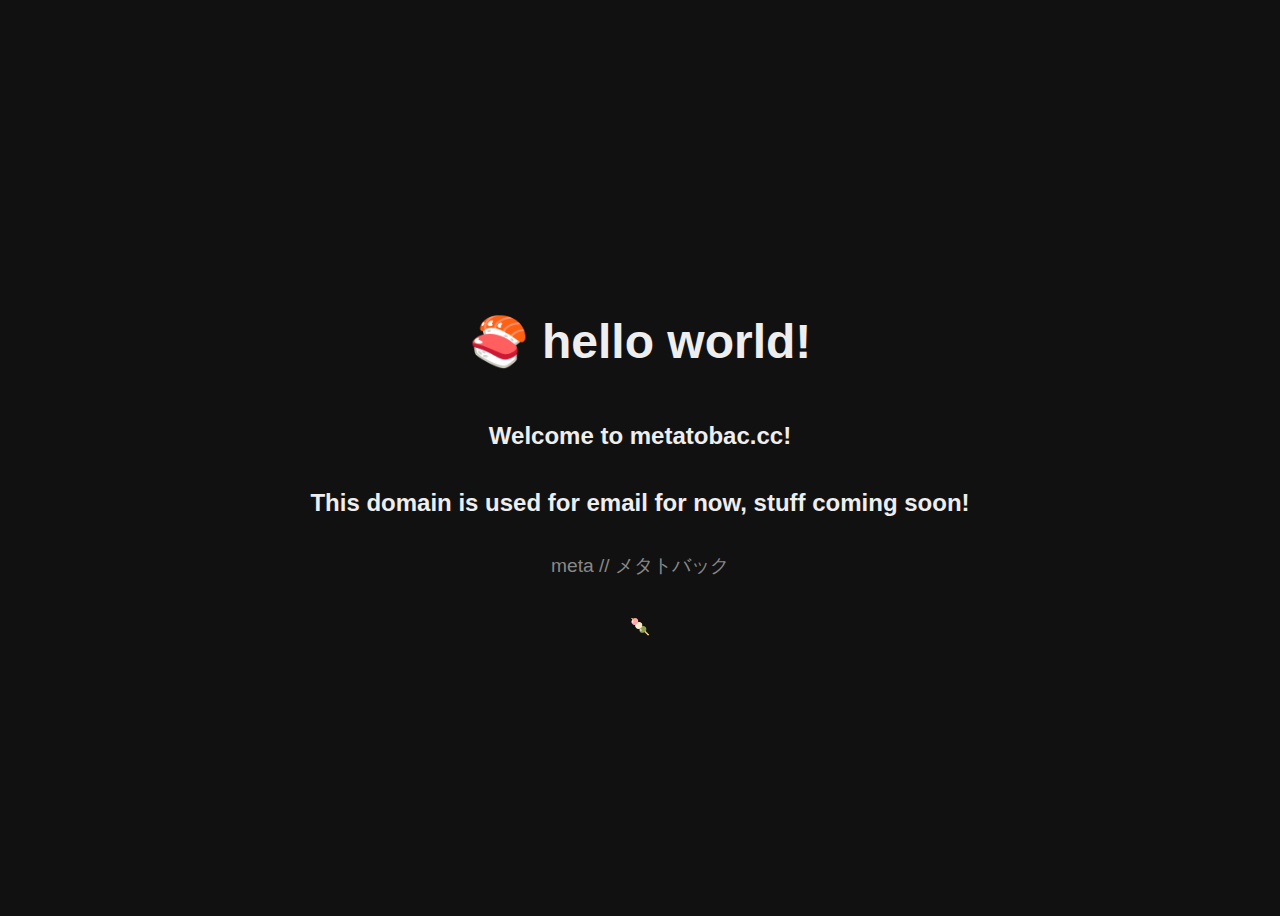
<file: index.html>
<!DOCTYPE html>
<html lang="en">
<head>
  <meta charset="UTF-8" />
  <meta name="viewport" content="width=device-width, initial-scale=1.0" />
  <title>Welcome to my domain!</title>
  <style>
    body {
      font-family: sans-serif;
      background: #111;
      color: #eee;
      display: flex;
      justify-content: center;
      align-items: center;
      height: 100vh;
      flex-direction: column;
    }
    h1 {
      font-size: 3rem;
    }
    p {
      margin-top: 1rem;
      font-size: 1.2rem;
      color: #888;
    }
  </style>
</head>
<body>
  <h1>🍣 hello world!</h1>
  <h2>Welcome to metatobac.cc!</h2>
  <h2>This domain is used for email for now, stuff coming soon!</h2>
  <p>meta // メタトバック</p>
  <br/>🍡
</body>
</html>
</file>
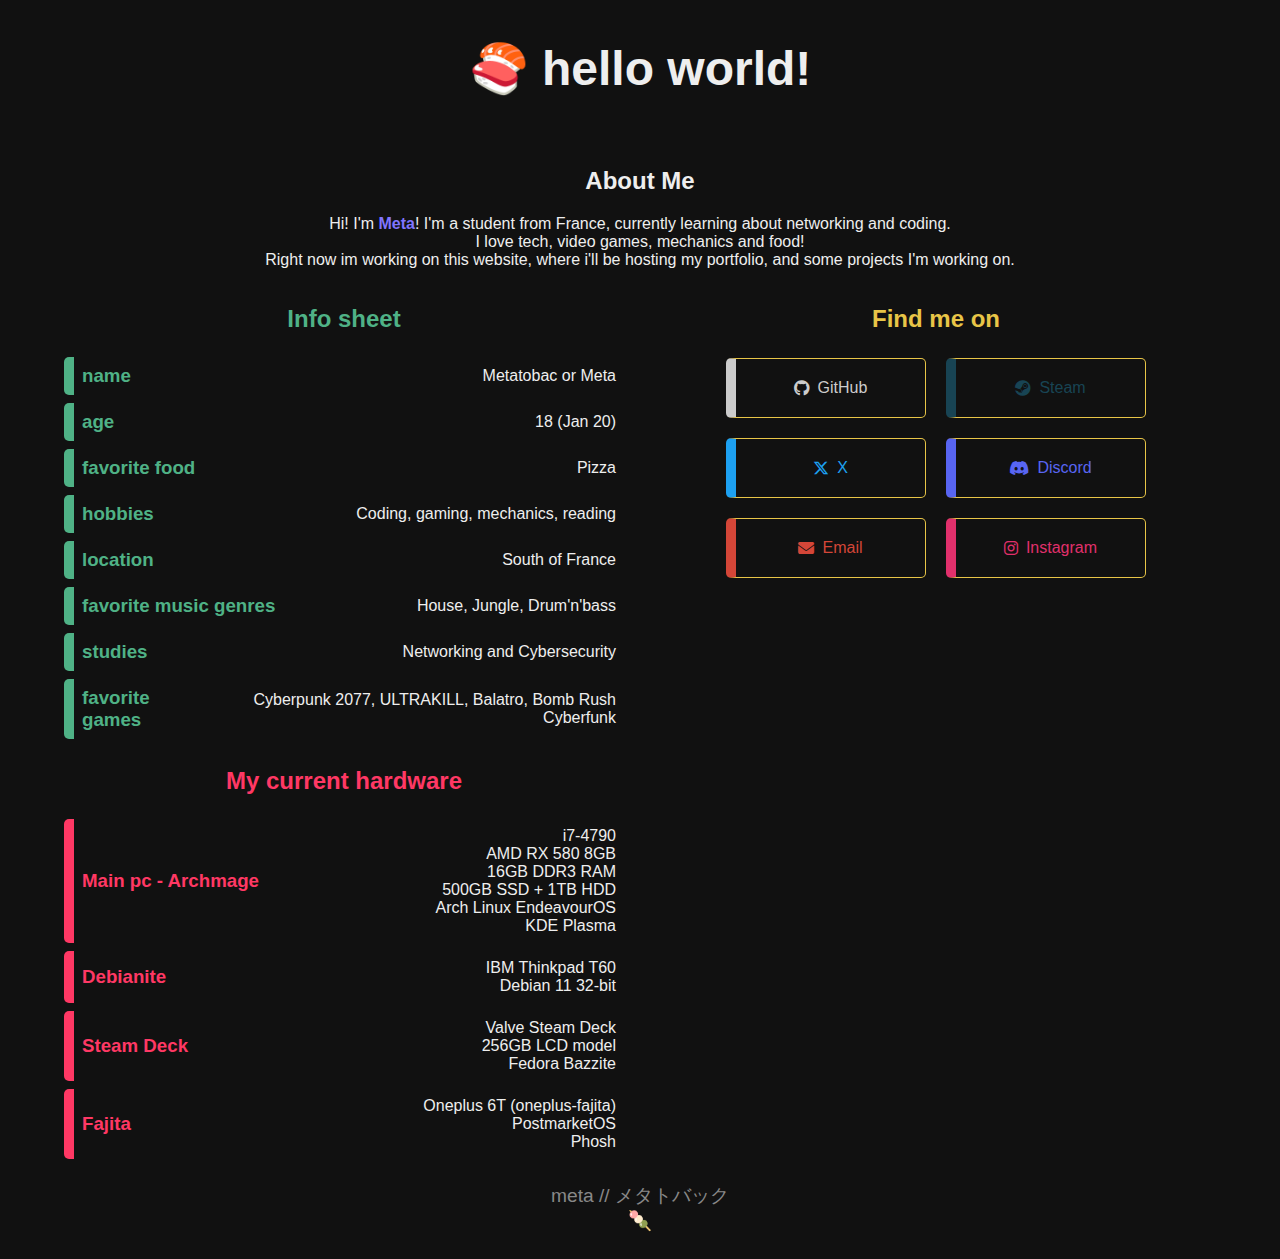
<file: aboutme/index.html>
<!DOCTYPE html>
<html lang="en">
<head>
    <meta charset="UTF-8" />
    <meta name="viewport" content="width=device-width, initial-scale=1.0" />
    <title>About Metatobac</title>
    <link rel="stylesheet" href="../styles_main.css">
    <link rel="stylesheet" href="aboutme.css">
    <link rel="stylesheet" href="https://cdnjs.cloudflare.com/ajax/libs/font-awesome/6.4.2/css/all.min.css">
</head>
<body>
    <h1 class="titleanim">🍣 hello world!</h1>
    <div class="intro">
        <h2>About Me</h2>
        <p>
            Hi! I'm <b>Meta</b>! I'm a student from France, currently learning about networking and coding. 
            <br/>I love tech, video games, mechanics and food!
            <br/>Right now im working on this website, where i'll be hosting my portfolio, and some projects I'm working on.
        </p>
    </div>
    
    <div class="aboutme">
        <div class="sheet">
            <h2>Info sheet</h2>
            <div class="info-row">
                <h3>name</h3>
                <p>Metatobac or Meta</p>
            </div>
            <div class="info-row">
                <h3>age</h3>
                <p>18 (Jan 20)</p>
            </div>
            <div class="info-row">
                <h3>favorite food</h3>
                <p>Pizza</p>
            </div>
            <div class="info-row">
                <h3>hobbies</h3>
                <p>Coding, gaming, mechanics, reading</p>
            </div>
            <div class="info-row">
                <h3>location</h3>
                <p>South of France</p>
            </div>
            <div class="info-row">
                <h3>favorite music genres</h3>
                <p>House, Jungle, Drum'n'bass</p>
            </div>
            <div class="info-row">
                <h3>studies</h3>
                <p>Networking and Cybersecurity</p>
            </div>
            <div class="info-row">
                <h3>favorite games</h3>
                <p>Cyberpunk 2077, ULTRAKILL, Balatro, Bomb Rush Cyberfunk</p>
            </div>
        </div>
        <div class="links">
            <h2>Find me on</h2>
            <div class="button-container">
                <a href="https://github.com/metatogithub">
                    <button class="github">
                        <i class="fa-brands fa-github"></i> GitHub
                    </button>
                </a>            <a href="https://steamcommunity.com/id/metatobac/">
                    <button class="steam">
                        <i class="fa-brands fa-steam"></i> Steam
                    </button>
                </a>
                
                <a href="https://x.com/metatobac">
                    <button class="twitter">
                        <i class="fa-brands fa-x-twitter"></i> X
                    </button>
                </a>
                <a href="https://discord.gg/jDVZ5BGx">
                    <button class="discord">
                    <i class="fa-brands fa-discord"></i> Discord
                </button>
            </a>
            <a href="mailto:biz@metatobac.cc">
                <button class="email">
                <i class="fa-solid fa-envelope"></i> Email
            </button>
        </a>
        <a href="https://www.instagram.com/metatobac/ ">
            <button class="instagram">
                <i class="fa-brands fa-instagram"></i> Instagram
            </button>
        </a>
    </div>
</div>
</div>

<div class="aboutme">
    <div class="hardware">
        <h2>My current hardware</h2>
        <div class="info-row">
            <h3>Main pc - Archmage</h3>
            <p>
                i7-4790
                <br/>AMD RX 580 8GB
                <br/>16GB DDR3 RAM
                <br/>500GB SSD + 1TB HDD
                <br/>Arch Linux EndeavourOS
                <br/>KDE Plasma
            </p>
        </div>
        <div class="info-row">
            <h3>Debianite</h3>
            <p>
                IBM Thinkpad T60
                <br/>Debian 11 32-bit
            </p>
        </div>
        <div class="info-row">
            <h3>Steam Deck</h3>
            <p>
                Valve Steam Deck
                <br/>256GB LCD model
                <br/>Fedora Bazzite 
            </p>
        </div>
        <div class="info-row">
            <h3>Fajita</h3>
            <p>
                Oneplus 6T (oneplus-fajita)
                <br/>PostmarketOS
                <br/>Phosh 
            </p>
        </div>
    </div>
    <div class="software">
        <!-- ts empty asl pmo fr  -->
    </div>
</div>

<a href="https://github.com/metatogithub">
    <p class="bottomtext">meta // メタトバック
        <br/>🍡
    </p>
</a>
</body>
</html>
</file>
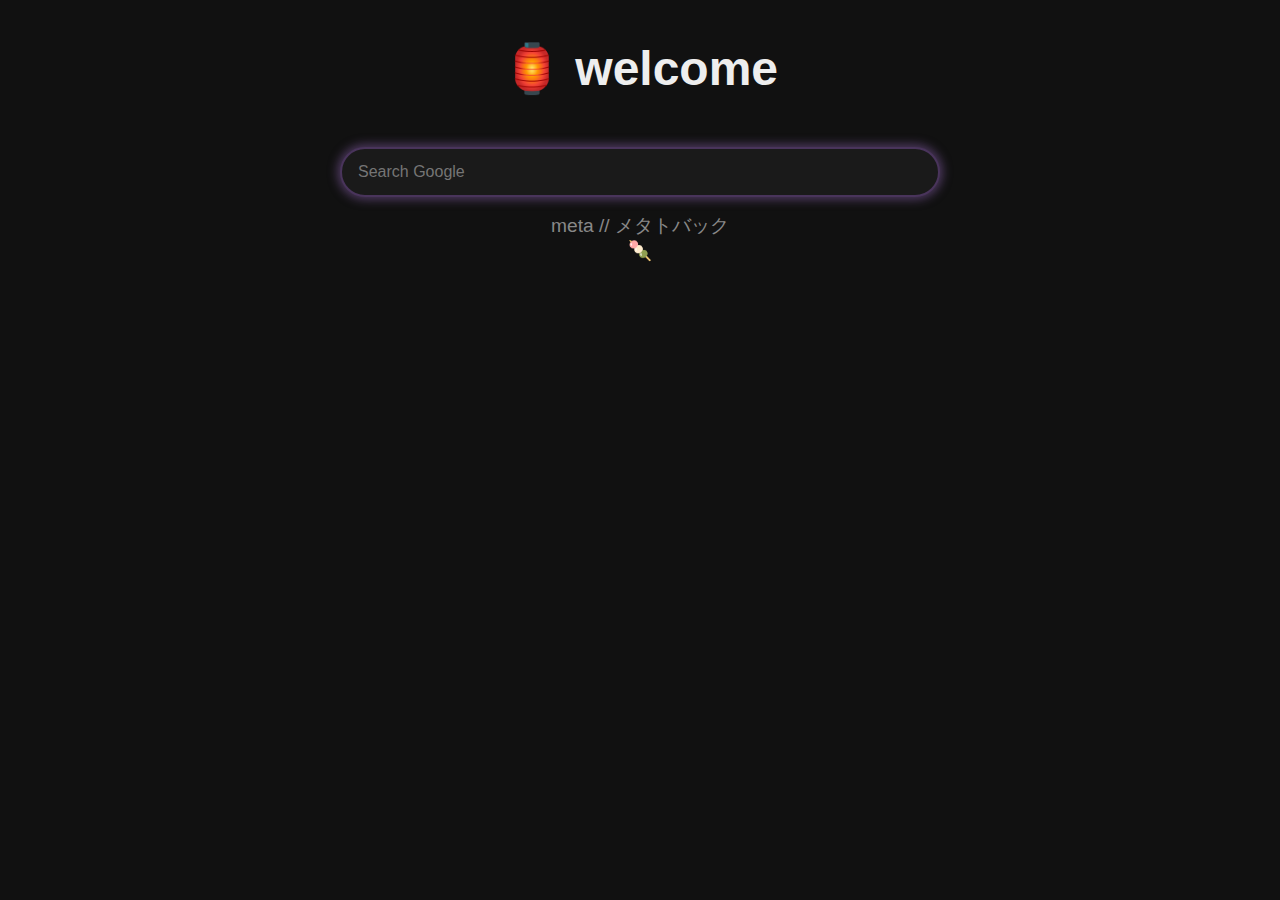
<file: homepage/index.html>
<!DOCTYPE html>
<html lang="en">
<head>
  <meta charset="UTF-8" />
  <meta name="viewport" content="width=device-width, initial-scale=1.0" />
  <title>Homepage</title>
  <link rel="stylesheet" href="../styles_main.css">
  <link rel="stylesheet" href="homepages.css">
</head>
<body>
  <h1>🏮 welcome</h1>
  <form action="https://www.google.com/search" method="get">
    <div class="searchContainer">
      <input id="gsearch" name="q" type="search" placeholder="Search Google" aria-label="Search Google" required autofocus>
      <button id="gbutton" type="submit">🔎</button>
    </div>
  </form>

  <script>
    window.addEventListener('DOMContentLoaded', () => {
      const sbar = document.getElementById('gsearch');
      sbar.focus();
    });
  </script>

  <script>
    const input = document.getElementById('gsearch');
    const button = document.getElementById('gbutton');

    input.addEventListener('input', () => {
      if (input.value.trim() !== '') {
        button.classList.add('visible');
      } else {
        button.classList.remove('visible');
      }
    });
  </script>
  <a href="https://github.com/metatogithub">
    <p class="bottomtext">meta // メタトバック
    <br/>🍡
    </p>
  </a>
</body>
</html>
</file>
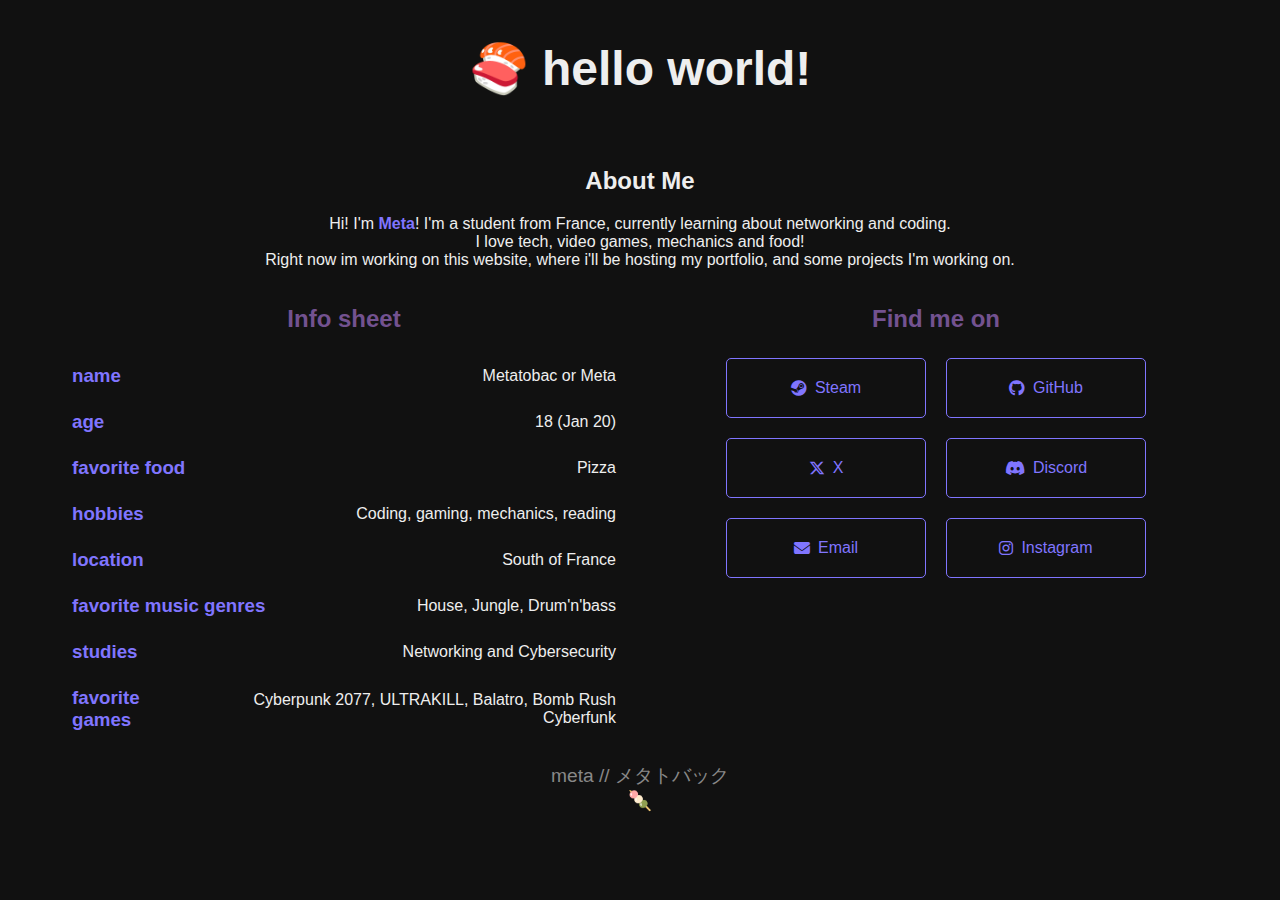
<file: aboutme.html>
<!DOCTYPE html>
<html lang="en">
<head>
  <meta charset="UTF-8" />
  <meta name="viewport" content="width=device-width, initial-scale=1.0" />
  <title>About Metatobac</title>
  <link rel="stylesheet" href="styles_main.css">
  <link rel="stylesheet" href="aboutme.css">
  <link rel="stylesheet" href="https://cdnjs.cloudflare.com/ajax/libs/font-awesome/6.4.2/css/all.min.css">
</head>
<body>
  <h1 class="titleanim">🍣 hello world!</h1>
  <div class="intro">
    <h2>About Me</h2>
    <p>
        Hi! I'm <b>Meta</b>! I'm a student from France, currently learning about networking and coding. 
        <br/>I love tech, video games, mechanics and food!
        <br/>Right now im working on this website, where i'll be hosting my portfolio, and some projects I'm working on.
    </p>
  </div>

  <div class="aboutme">
    <div class="sheet">
        <h2>Info sheet</h2>
        <div class="info-row">
            <h3>name</h3>
            <p>Metatobac or Meta</p>
        </div>
        <div class="info-row">
            <h3>age</h3>
            <p>18 (Jan 20)</p>
        </div>
        <div class="info-row">
            <h3>favorite food</h3>
            <p>Pizza</p>
        </div>
        <div class="info-row">
            <h3>hobbies</h3>
            <p>Coding, gaming, mechanics, reading</p>
        </div>
        <div class="info-row">
            <h3>location</h3>
            <p>South of France</p>
        </div>
        <div class="info-row">
            <h3>favorite music genres</h3>
            <p>House, Jungle, Drum'n'bass</p>
        </div>
        <div class="info-row">
            <h3>studies</h3>
            <p>Networking and Cybersecurity</p>
        </div>
        <div class="info-row">
            <h3>favorite games</h3>
            <p>Cyberpunk 2077, ULTRAKILL, Balatro, Bomb Rush Cyberfunk</p>
        </div>
    </div>
    <div class="links">
        <h2>Find me on</h2>
        <div class="button-container">
            <a href="https://steamcommunity.com/id/metatobac/" class="steam">
                <button>
                 <i class="fa-brands fa-steam"></i> Steam
                </button>
            </a>
            <a href="https://github.com/metatogithub" class="github">
                <button>
                    <i class="fa-brands fa-github"></i> GitHub
                </button>
            </a>
            <a href="https://x.com/metatobac" class="twitter">
                <button>
                    <i class="fa-brands fa-x-twitter"></i> X
                </button>
            </a>
            <a href="https://discord.gg/jDVZ5BGx" class="discord">
                <button>
                    <i class="fa-brands fa-discord"></i> Discord
                </button>
            </a>
            <a href="mailto:biz@metatobac.cc" class="email">
                <button>
                    <i class="fa-solid fa-envelope"></i> Email
                </button>
            </a>
            <a href="https://www.instagram.com/metatobac/ " class="instagram">
                <button>
                    <i class="fa-brands fa-instagram"></i> Instagram
                </button>
            </a>
        </div>
        </div>
    </div>
  </div>

  <a href="https://github.com/metatogithub">
    <p class="bottomtext">meta // メタトバック
    <br/>🍡
    </p>
  </a>
</body>
</html>
</file>
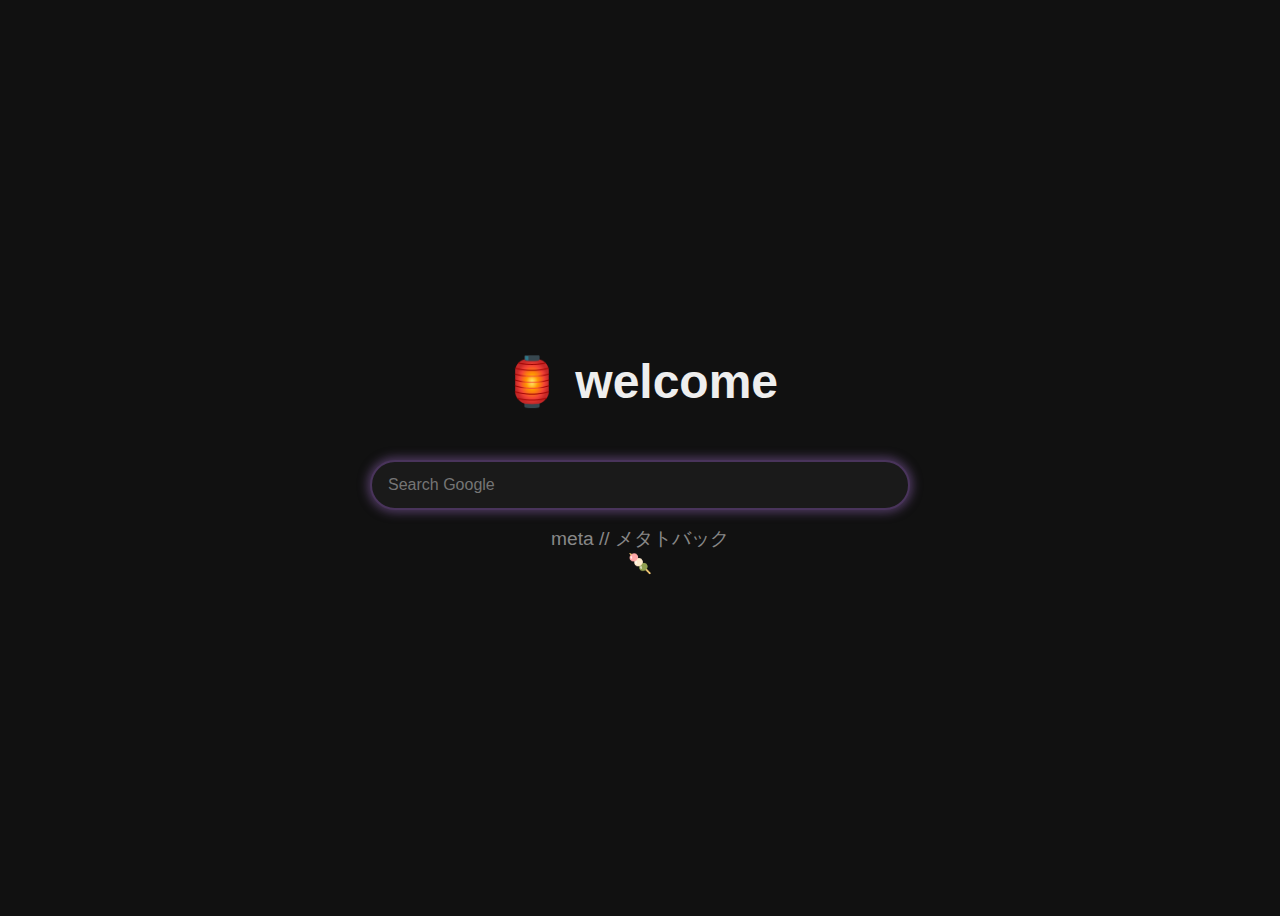
<file: homepage.html>
<!DOCTYPE html>
<html lang="en">
<head>
  <meta charset="UTF-8" />
  <meta name="viewport" content="width=device-width, initial-scale=1.0" />
  <title>Homepage</title>
  <link rel="stylesheet" href="styles.css">
</head>
<body>
  <h1>🏮 welcome</h1>
  <form action="https://www.google.com/search" method="get">
    <div class="searchContainer">
      <input id="gsearch" name="q" type="search" placeholder="Search Google" aria-label="Search Google" required autofocus>
      <button id="gbutton" type="submit">🔎</button>
    </div>
  </form>
  <script>
    const input = document.getElementById('gsearch');
    const button = document.getElementById('gbutton');

    input.addEventListener('input', () => {
      if (input.value.trim() !== '') {
        button.classList.add('visible');
      } else {
        button.classList.remove('visible');
      }
    });
  </script>
  <p class="bottomtext">meta // メタトバック
  <br/>🍡
  </p>
</body>
</html>
</file>
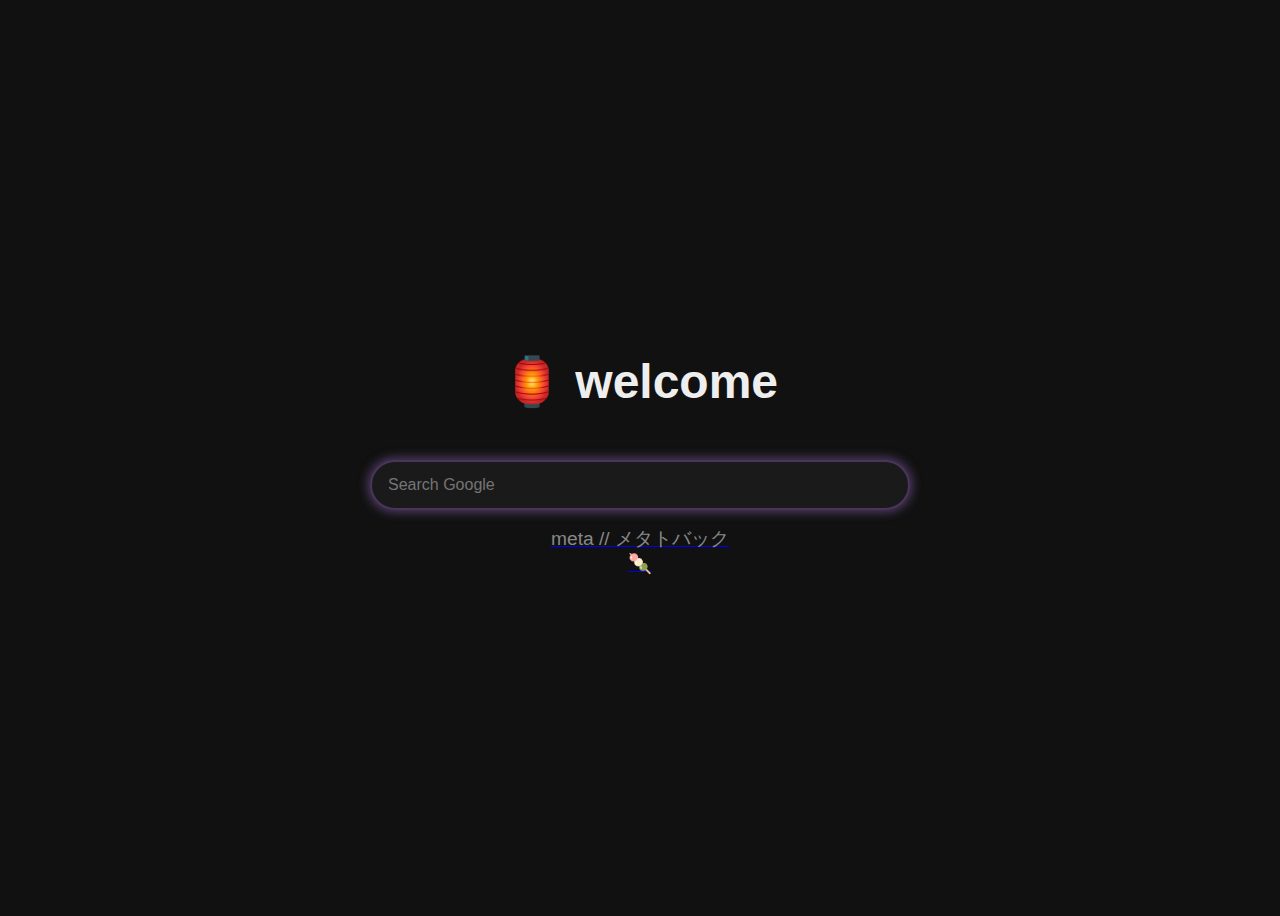
<file: homepage/main.html>
<!DOCTYPE html>
<html lang="en">
<head>
  <meta charset="UTF-8" />
  <meta name="viewport" content="width=device-width, initial-scale=1.0" />
  <title>Homepage</title>
  <link rel="stylesheet" href="../styles.css">
</head>
<body>
  <h1>🏮 welcome</h1>
  <form action="https://www.google.com/search" method="get">
    <div class="searchContainer">
      <input id="gsearch" name="q" type="search" placeholder="Search Google" aria-label="Search Google" required autofocus>
      <button id="gbutton" type="submit">🔎</button>
    </div>
  </form>
  <script>
    const input = document.getElementById('gsearch');
    const button = document.getElementById('gbutton');

    input.addEventListener('input', () => {
      if (input.value.trim() !== '') {
        button.classList.add('visible');
      } else {
        button.classList.remove('visible');
      }
    });
  </script>
  <a href="https://github.com/metatogithub">
    <p class="bottomtext">meta // メタトバック
    <br/>🍡
    </p>
  </a>
</body>
</html>
</file>
<file: styles_main.css>
/* this is a cool ass comment. git didnt push styles.css. */

body {
  font-family: sans-serif;
  background: #111;
  color: #eee;
  display: flex;
  justify-content: center;
  align-items: center;
  text-align: center;
  flex-direction: column;
}
h1 {
  font-size: 3rem;
  margin-bottom: 50px;
}
a {
  text-decoration: none;
}

.bottomtext {
  margin-top: 1rem;
  justify-content: center;
  font-size: 1.2rem;
  color: #888;
}
</file>
<file: aboutme/aboutme.css>
.intro b {
    color: #8075FF;
}
.titleanim {
    animation-name: titlepurple;
    animation-duration: 10s;
    animation-iteration-count: infinite;;
}
@keyframes titlepurple{ /*Animation du bouton*/
    0%   {text-shadow: 0 10px 20px #FF3864;}
    25%  {text-shadow: 0 10px 20px #4FB286;}
    50%  {text-shadow: 0 10px 20px #8075FF;}
    75% {text-shadow: 0 10px 20px#E8C547;}
    100% {text-shadow: 0 10px 20px #FF3864;}
}
.aboutme {
    display: flex;
    flex-direction: row;
    justify-content: center;
    width: 90vw;
    margin: 0 auto;
    flex-wrap: wrap;
    gap: 2rem;
}

@media (max-width: 768px) {
    .aboutme {
        flex-direction: column;
    }
    .sheet, .links, .hardware, .software {
        width: 100%;
    }
}

.sheet {
    flex: 1;
    text-align: left;
    min-width: 300px;
    border-radius: 5px;
    /* border-left: #4FB286 10px solid; */
}

.sheet h2 {
    font-weight: bold;
    color: #4FB286;
    text-align: center;
    margin-bottom: 1.5rem;
}

.sheet .info-row {
    display: flex;
    justify-content: space-between;
    align-items: center;
    margin: 0.5rem 0;
    padding: 0.5rem;
    border-radius: 5px;
    transition: background-color 0.2s ease, border-left 0.2s ease;
    border-left: #4FB286 10px solid;
}

.sheet .info-row:hover {
    background-color: rgba(115, 82, 144, 0.1);
    border-left: #4FB286 15px solid;
}

.sheet h3 {
    font-weight: bold;
    color: #4FB286;
    margin: 0;
}

.sheet p {
    margin: 0;
    text-align: right;
}

.links {
    flex: 1;
    display: flex;
    flex-direction: column;
    align-items: center;
}
.links .button-container {
    display: flex;
    flex-wrap: wrap;
    gap: 10px;
    justify-content: center;
    width: 100%;
}
.links button {
    display: flex;
    align-items: center;
    justify-content: center;
    text-justify: center;
    width: 200px;
    height: 60px;
    background-color: transparent;
    border-top: #E8C547 1px solid;
    border-right: #E8C547 1px solid;
    border-bottom: #E8C547 1px solid;
    /* color: #8175ff00; */
    /* removed to make button colors follow the site colors  */ 
    padding: 10px 10px;
    margin: 5px 5px;
    border-radius: 5px;
    cursor: pointer;
    font-size: 1rem;
    transition: all 0.2s ease;
}
.links button:hover {
    background-color: rgba(115, 82, 144, 0.1);
    box-shadow: 0 0 20px #E8C547;
    transform: translateY(-2px);
    border-left: #E8C547 1px solid;
}
.links button:active {
    transform: scale(0.98) translateY(0);
}
/* idfk what im doing ngl */

.links h2 {
    font-weight: bold;
    color: #E8C547;
    text-align: center;
}
.links i {
    margin-right: 8px;
}

.steam {
    border-left: #184454 10px solid;
    color: #184454;
}

.github {
    border-left: #ccc 10px solid;
    color: #ccc;
}

.twitter {
    border-left: #1DA1F2 10px solid;
    color: #1DA1F2;
}

.discord {
    border-left: #5865F2 10px solid;
    color: #5865F2;
}

.email {
    border-left: #D44638 10px solid;
    color: #D44638;
}

.instagram {
    border-left: #E1306C 10px solid;
    color: #E1306C;
}



.hardware {
    flex: 1;
    text-align: left;
    min-width: 300px;
}

.hardware h2 {
    font-weight: bold;
    color: #FF3864;
    text-align: center;
    margin-bottom: 1.5rem;
}

.hardware .info-row {
    display: flex;
    justify-content: space-between;
    align-items: center;
    margin: 0.5rem 0;
    padding: 0.5rem;
    border-radius: 5px;
    transition: background-color 0.2s ease, border-left 0.2s ease-in-out;
    border-left: #FF3864 10px solid;
}

.hardware .info-row:hover {
    background-color: rgba(115, 82, 144, 0.1);
    border-left: #FF3864 15px solid;
}

.hardware h3 {
    font-weight: bold;
    color: #FF3864;
    margin: 0;
}

.hardware p {
    margin: 0;
    text-align: right;
}



.software {
    flex: 1;
    text-align: left;
    min-width: 300px;
}

.software h2 {
    font-weight: bold;
    color: #4FB286;
    text-align: center;
    margin-bottom: 1.5rem;
}

.software .info-row {
    display: flex;
    justify-content: space-between;
    align-items: center;
    margin: 0.5rem 0;
    padding: 0.5rem;
    border-radius: 5px;
    transition: background-color 0.2s ease;
}

.software .info-row:hover {
    background-color: rgba(115, 82, 144, 0.1);
}

.software h3 {
    font-weight: bold;
    color: #8075FF;
    margin: 0;
}

.software p {
    margin: 0;
    text-align: right;
}
</file>
<file: homepage/homepages.css>
form {
  width: 100%;
  display: flex;
  justify-content: center;
}

.searchContainer {
  display: flex;
  align-items: center;
  background: #1a1a1a;
  border: 2px solid #49345B;
  border-radius: 999px;
  padding: 0;
  height: 50px;
  box-sizing: border-box;
  overflow: hidden;
  width: 90%;
  max-width: 600px;
}

.searchContainer input{
  flex: 1;
  padding: 0.4rem 1rem;
  font-size: 1rem;
  border: none;
  border-radius: 999px 0 0 999px;
  background: transparent;
  color: #eee;
  outline: none;
  box-sizing: border-box;
  height: 100%;
  line-height: 1;
  transition: box-shadow 150ms, border-color 150ms, background-color 150ms;
}

.searchContainer:focus-within {
  box-shadow: 0 0 10px 3px rgba(115,82,144,0.6);
  transition: box-shadow 0.2s ease;
}

.searchContainer button{
  opacity: 0;
  pointer-events: none;
  border: none;
  background: transparent;
  color: #eee;
  cursor: pointer;
  height: 35px;
  width: 35px;
  margin-right: 5px;
  font-size: 1.2rem;
  display: flex;
  align-items: center;
  justify-content: center;
  border-radius: 50%;
  transition: background-color 150ms, transform 120ms, opacity 0.3s ease;
  transform-origin: center;
  will-change: transform;  
}

.searchContainer button:hover {
  background-color: #8075FF;
  color: #fff;
}

.searchContainer button.visible {
  opacity: 1;
  pointer-events: auto;
}

.searchContainer button:active {
  transform: scale(0.9);
}
.favorites {
  margin-top: 40px;
  margin-bottom: 40px;
  width: 70%;
  max-width: 600px;
  display: flex;
  flex-direction: row;
  justify-content: center;
  align-items: center;
  flex-wrap: wrap;
}
.favorites button {
  border: #49345B 1px solid;
  display: flex;
  align-items: center;
  justify-content: center;
  text-justify: center;
  width: 90px;
  height: 90px;
  background-color: transparent;
  color: #49345B;
  padding: 10px 10px;
  margin: 5px 5px;
  border-radius: 5px;
  cursor: pointer;
  font-size: 1rem;
  transition: all 0.2s ease;
}
.favorites button:hover {
  background-color: rgba(115, 82, 144, 0.1);
  box-shadow: 0 0 20px #735290;
  transform: translateY(-2px);
}
.favorites button:active {
  transform: scale(0.98) translateY(0);
}
</file>
<file: aboutme.css>
.intro b {
    color: #8075FF;
}
.titleanim {
    animation-name: titlepurple;
    animation-duration: 10s;
    animation-iteration-count: infinite;;
}
@keyframes titlepurple{ /*Animation du bouton*/
    0%   {text-shadow: 0 10px 20px #49345B;}
    25%  {text-shadow: 0 10px 20px #735290;}
    50%  {text-shadow: 0 10px 20px #8075FF;}
    75% {text-shadow: 0 10px 20px#735290;}
    100% {text-shadow: 0 10px 20px #49345B;}
}
.aboutme {
    display: flex;
    width: 90vw;
    margin: 0 auto;
    flex-wrap: wrap;
    gap: 2rem;
}

.sheet {
    flex: 1;
    text-align: left;
    min-width: 300px;
}

@media (max-width: 768px) {
    .aboutme {
        flex-direction: column;
    }
    .sheet, .links {
        width: 100%;
    }
}
.sheet h2 {
    font-weight: bold;
    color: #735290;
    text-align: center;
    margin-bottom: 1.5rem;
}

.sheet .info-row {
    display: flex;
    justify-content: space-between;
    align-items: center;
    margin: 0.5rem 0;
    padding: 0.5rem;
    border-radius: 5px;
    transition: background-color 0.2s ease;
}

.sheet .info-row:hover {
    background-color: rgba(115, 82, 144, 0.1);
}

.sheet h3 {
    font-weight: bold;
    color: #8075FF;
    margin: 0;
}

.sheet p {
    margin: 0;
    text-align: right;
}

.links {
    flex: 1;
    display: flex;
    flex-direction: column;
    align-items: center;
}
.links .button-container {
    display: flex;
    flex-wrap: wrap;
    gap: 10px;
    justify-content: center;
    width: 100%;
}
.links button {
  display: flex;
  align-items: center;
  justify-content: center;
  text-justify: center;
  width: 200px;
  height: 60px;
  background-color: transparent;
  border: #8075FF 1px solid;
  color: #8075FF;
  padding: 10px 10px;
  margin: 5px 5px;
  border-radius: 5px;
  cursor: pointer;
  font-size: 1rem;
  transition: all 0.2s ease;
}
.links button:hover {
  background-color: rgba(115, 82, 144, 0.1);
  box-shadow: 0 0 20px #735290;
  transform: translateY(-2px);
}
.links button:active {
  transform: scale(0.98) translateY(0);
}
.links h2 {
    font-weight: bold;
    color: #735290;
    text-align: center;
}
.links i {
    margin-right: 8px;
}
</file>
<file: styles.css>
body {
  font-family: sans-serif;
  background: #111;
  color: #eee;
  display: flex;
  justify-content: center;
  align-items: center;
  text-align: center;
  height: 100vh;
  flex-direction: column;
}
h1 {
  font-size: 3rem;
  margin-bottom: 50px;
}

.bottomtext
{
  margin-top: 1rem;
  justify-content: center;
  font-size: 1.2rem;
  color: #888;
}

.searchContainer {
  display: flex;
  align-items: center;
  background: #1a1a1a;
  border: 2px solid #49345B;
  border-radius: 999px;
  padding: 0;
  height: 50px;
  box-sizing: border-box;
  overflow: hidden;
  width: 540px;
  max-width: 100%;
}

.searchContainer input{
  flex: 1;
  padding: 0.4rem 1rem;
  font-size: 1rem;
  border: none;
  border-radius: 999px 0 0 999px;
  background: transparent;
  color: #eee;
  outline: none;
  box-sizing: border-box;
  height: 100%;
  line-height: 1;
  transition: box-shadow 150ms, border-color 150ms, background-color 150ms;
}

.searchContainer:focus-within {
  box-shadow: 0 0 10px 3px rgba(115,82,144,0.6);
  transition: box-shadow 0.2s ease;
}

.searchContainer button{
  opacity: 0;
  pointer-events: none;
  border: none;
  background: transparent;
  color: #eee;
  cursor: pointer;
  height: 35px;
  width: 35px;
  margin-right: 5px;
  font-size: 1.2rem;
  display: flex;
  align-items: center;
  justify-content: center;
  border-radius: 50%;
  transition: background-color 150ms, transform 120ms, opacity 0.3s ease;
  transform-origin: center;
  will-change: transform;  
}

.searchContainer button:hover {
  background-color: #8075FF;
  color: #fff;
}

.searchContainer button.visible {
  opacity: 1;
  pointer-events: auto;
}

.searchContainer button:active {
  transform: scale(0.9);
}
</file>
